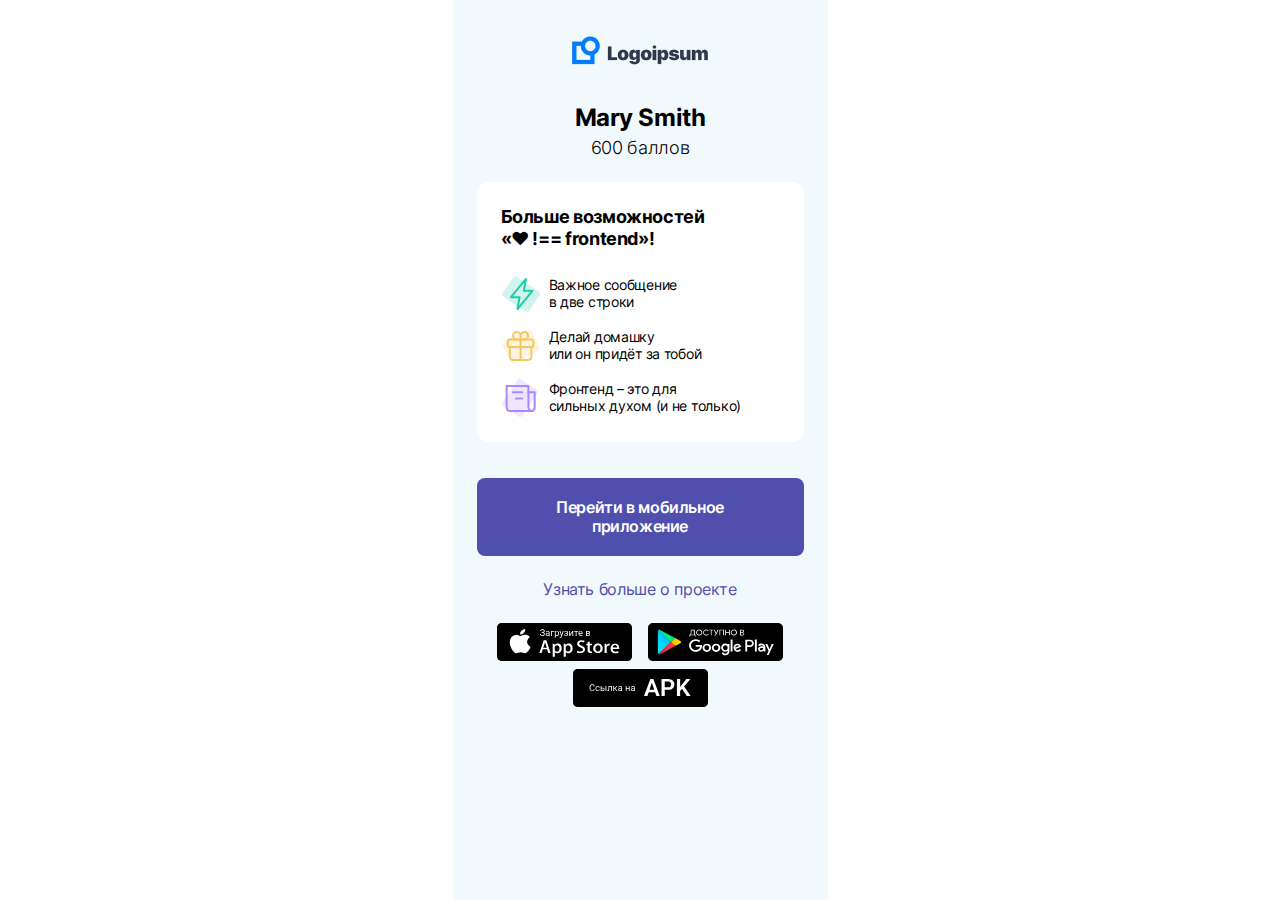
<file: index.html>
<!DOCTYPE html>
<html lang="en">
<head>
    <meta charset="UTF-8">
    <meta name="viewport" content="height=device-height, width=device-width,
        initial-scale=1.0, minimum-scale=1.0, maximum-scale=1.0">
    <title>Mini App</title>

    <link rel="stylesheet" href="static/css/reset.css">
    <link rel="stylesheet" href="static/css/main.css">
    <link rel="stylesheet" href="static/css/index.css">
</head>
<body>
<div class="body-container">
    <header class="logo">
        <img src="static/img/logo.png" alt="Logoipsum" class="logo__img">
    </header>
    <main class="main-content">
        <section class="head-titles">
            <h1 class="title">Mary Smith</h1>
            <h2 class="title title--h2-light">600 баллов</h2>
        </section>
        <div class="card-content">
            <section class="opportunities">
                <p class="opportunities__text">Больше возможностей<br>«❤ !== frontend»!</p>
                <ul class="opportunities__list">
                    <li class="item">
                        <img src="static/img/list-green.svg" alt="&bull;">
                        <p class="item__text">
                            Важное сообщение<br>в две строки
                        </p>
                    </li>
                    <li class="item">
                        <img src="static/img/list-yellow.svg" alt="&bull;">
                        <p class="item__text">
                            Делай домашку<br>или он придёт за тобой
                        </p>
                    </li>
                    <li class="item">
                        <img src="static/img/list-purple.svg" alt="&bull;">
                        <p class="item__text">
                            Фронтенд – это для<br>сильных духом (и не только)
                        </p>
                    </li>
                </ul>
            </section>
            <a class="button button--filled-blue" href="https://google.com">Перейти в мобильное приложение</a>
        </div>
        <a class="button button--text" href="https://google.com">Узнать больше о проекте</a>
        <section class="app-buttons">
            <a class="app-buttons__link" href="https://google.com">
                <img src="static/img/Appstore.svg" alt="Загрузите в AppStore">
            </a>
            <a class="app-buttons__link" href="https://google.com">
                <img src="static/img/GooglePlay.svg" alt="Доступно в GooglePlay">
            </a>
            <a class="app-buttons__link" href="https://google.com">
                <img src="static/img/Apk.svg" alt="Ссылка на APK">
            </a>
        </section>
    </main>
</div>
</body>
</html>
</file>
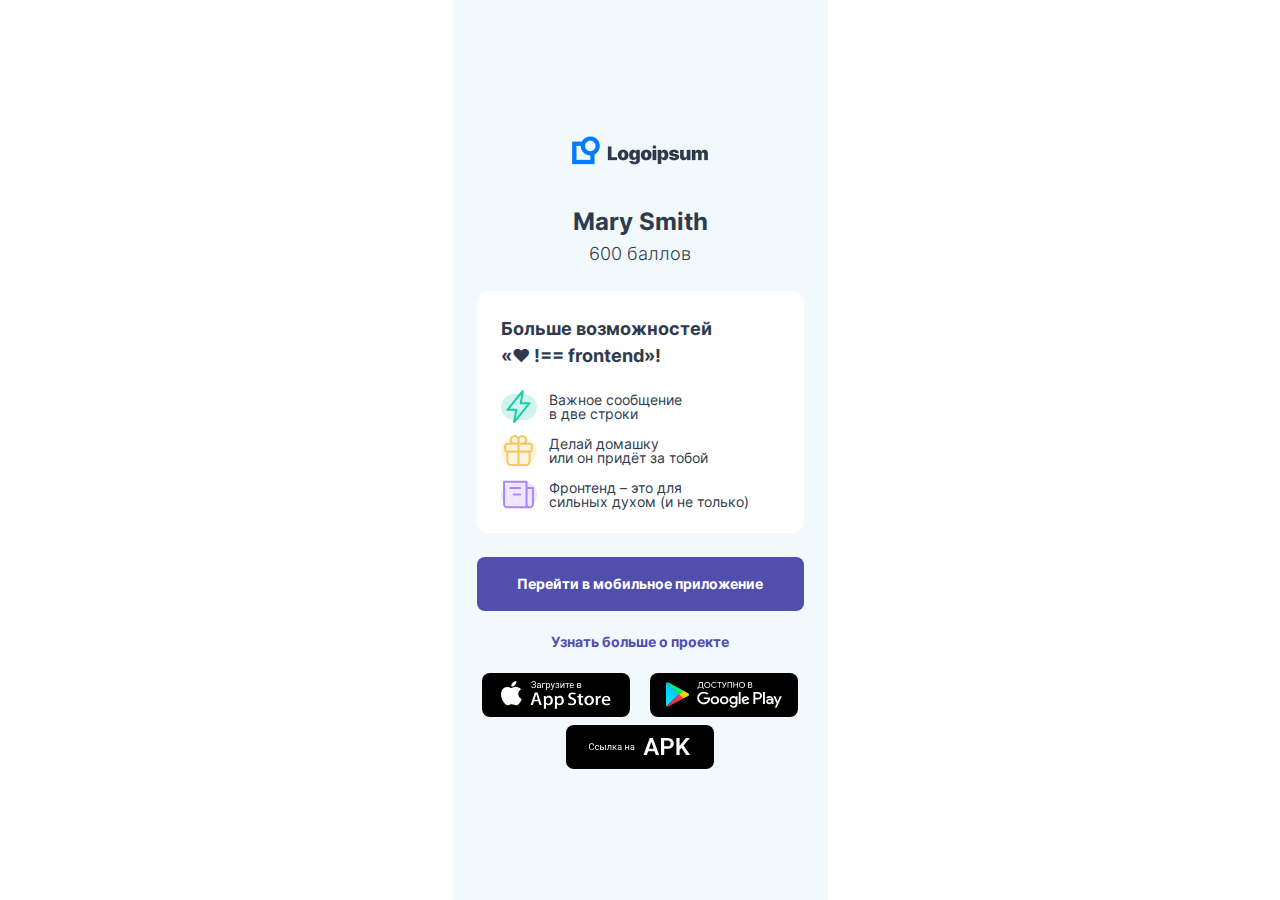
<file: 1-html-css/index.html>
<!DOCTYPE html>
<html lang="en">
<head>
    <meta charset="UTF-8">
    <meta name="viewport" content="height=device-height, width=device-width,
        initial-scale=1.0, minimum-scale=1.0, maximum-scale=1.0">
    <title>Mini App</title>

    <link rel="stylesheet" href="static/css/reset.css">
    <link rel="stylesheet" href="static/css/main.css">
    <link rel="stylesheet" href="static/css/index.css">
</head>
<body>
<div class="main">
    <section class="logo">
        <img src="static/img/logo.png" alt="Logoipsum" class="logo__img">
    </section>
    <section class="content">
        <section class="content_head">
            <h1 class="h1">Mary Smith</h1>
            <p class="subtitle_light">600 баллов</p>
        </section>
        <section class="content_opportunities">
            <p class="opportunities__title">Больше возможностей<br>«❤ !== frontend»!</p>
            <ul class="opportunities__list">
                <li class="item">
                    <div class="item__img img_green">
                        <img src="static/img/list-green.svg" alt="&bull;">
                    </div>
                    <p class="item__text">
                        Важное сообщение<br>в две строки
                    </p>
                </li>
                <li class="item">
                    <div class="item__img img_yellow">
                        <img src="static/img/list-yellow.svg" alt="&bull;">
                    </div>
                    <p class="item__text">
                        Делай домашку<br>или он придёт за тобой
                    </p>
                </li>
                <li class="item">
                    <div class="item__img img_purple">
                        <img src="static/img/list-purple.svg" alt="&bull;">
                    </div>
                    <p class="item__text">
                        Фронтенд – это для<br>сильных духом (и не только)
                    </p>
                </li>
            </ul>
        </section>
        <div class="button button_filled_blue">
            <a href="https://google.com">Перейти в мобильное приложение</a>
        </div>
        <div class="button button_text">
            <a href="https://google.com">Узнать больше о проекте</a>
        </div>
        <section class="app_buttons">
            <div class="button button_filled_black">
                <a href="https://google.com">
                    <img src="static/img/Appstore.svg" alt="Загрузите в AppStore">
                </a>
            </div>
            <div class="button button_filled_black">
                <a href="https://google.com">
                    <img src="static/img/GooglePlay.svg" alt="Доступно в GooglePlay">
                </a>
            </div>
            <div class="button button_filled_black">
                <a href="https://google.com">
                    <img src="static/img/Apk.svg" alt="Ссылка на APK">
                </a>
            </div>
        </section>
    </section>
</div>
</body>
</html>
</file>
<file: static/css/main.css>
@font-face {
    font-family: 'Inter';
    src: url('../font/Inter-Bold.ttf');
    font-weight: 700;
}

@font-face {
    font-family: 'Inter';
    src: url('../font/Inter-SemiBold.ttf');
    font-weight: 600;
}

@font-face {
    font-family: 'Inter';
    src: url('../font/Inter-Regular.ttf');
    font-weight: 400;
}

@font-face {
    font-family: 'Inter';
    src: url('../font/Inter-Light.ttf');
    font-weight: 300;
}

body {
    font-family: 'Inter', sans-serif;
}

.title {
    text-align: center;
    line-height: 120%;
}

h1 {
    font-size: 24px;
    font-weight: 700;
    letter-spacing: -0.48px;
}

.title--h2-light {
    font-size: 18px;
    font-weight: 300;
    letter-spacing: -0.36px;
}

.button {
    border-radius: 8px;
    font-size: 16px;
    letter-spacing: -0.38px;
    line-height: 120%;

    display: flex;
    justify-content: center;
    align-items: center;
    text-align: center;
}

.button--filled-blue {
    padding: 20px 30px;
    color: white;
    background-color: #514FAE;
    font-weight: 600;

    transition: ease background-color 300ms;
}

.button--filled-blue:hover {
    background-color: #413F8B;
}

.button--text {
    color: #514FAE;
    font-weight: 400;
}

.button--text:hover {
    color: #413F8B;
}
</file>
<file: static/css/index.css>
.body-container {
    max-width: 375px;
    min-height: 100vh;
    margin: 0 auto;
    padding: 32px 24px;

    background-color: #F1F9FD;

    display: flex;
    flex-direction: column;
    gap: 32px;
}


.logo {
    display: flex;
    justify-content: center;
}

.logo__img {
    max-width: 100%;
}


.main-content {
    display: flex;
    flex-direction: column;
    gap: 24px;
}

.head-titles {
    display: flex;
    flex-direction: column;
    justify-content: center;
    gap: 4px;
}

.card-content {
    display: flex;
    flex-direction: column;
    gap: 36px;
}

.opportunities {
    padding: 24px;
    display: flex;
    flex-direction: column;
    gap: 24px;

    background-color: white;
    border-radius: 12px;
}


.opportunities__text {
    font-size: 18px;
    font-weight: 700;
    line-height: 120%;
    letter-spacing: -0.36px;
}

.opportunities__list {
    display: flex;
    flex-direction: column;
    gap: 12px;
}

.opportunities__list .item {
    display: flex;
    flex-direction: row;
    gap: 8px;
    align-items: center;
}

.item__text {
    width: 100%;
    font-size: 14px;
    line-height: 120%;
    letter-spacing: -0.28px;
}


.app-buttons {
    display: flex;
    justify-content: center;
    flex-wrap: wrap;
    gap: 8px 16px;
}
</file>
<file: 1-html-css/static/css/main.css>
@font-face {
    font-family: 'Inter';
    src: url('../font/Inter-Bold.ttf');
    font-weight: 700;
}

@font-face {
    font-family: 'Inter';
    src: url('../font/Inter-Regular.ttf');
    font-weight: 400;
}

@font-face {
    font-family: 'Inter';
    src: url('../font/Inter-Light.ttf');
    font-weight: 300;
}

body {
    font-family: 'Inter', sans-serif;
    color: #2F3B4C
}

.h1 {
    font-size: 24px;
    font-weight: 700;
    text-align: center;
    line-height: 1.5em;
}

.subtitle_light {
    font-size: 18px;
    font-weight: 300;
    text-align: center;
    line-height: 1.5em;
}

.button a {
    border-radius: 8px;
    display: flex;
    justify-content: center;
    align-items: center;
}

.button_filled_blue a {
    padding: 20px 24px;
    color: white;
    background-color: #514FAE;
    font-weight: 700;

    transition: ease background-color 300ms;
}

.button_filled_blue a:hover {
    background-color: #413F8B;
}

.app_buttons .button_filled_black {
    flex: 0 0 148px;
}

.button_filled_black a {
    padding: 8px 16px;
    color: white;
    background-color: black;
    font-weight: 700;
    min-height: 44px;
}

.button_text a {
    color: #514FAE;
    font-weight: 700;
}

.button_text a:hover {
    color: #413F8B;
}
</file>
<file: 1-html-css/static/css/index.css>
.main {
    max-width: 375px;
    min-height: 100vh;
    margin: 0 auto;
    padding: 32px 24px;

    background-color: #F1F9FD;

    display: flex;
    flex-direction: column;
    gap: 32px;
    justify-content: center;
}


.logo {
    display: flex;
    justify-content: center;
}

.logo__img {
    max-width: 100%;
}


.content {
    display: flex;
    flex-direction: column;
    gap: 24px;
}

.content_head {
    display: flex;
    flex-direction: column;
    justify-content: center;
}

.content_opportunities {
    padding: 24px;
    display: flex;
    flex-direction: column;
    gap: 24px;

    background-color: white;
    border-radius: 12px;
}


.opportunities__title {
    font-size: 18px;
    font-weight: 700;
    line-height: 1.5em;
}

.opportunities__list {
    display: flex;
    flex-direction: column;
    gap: 16px;
}

.opportunities__list .item {
    display: flex;
    flex-direction: row;
    gap: 12px;
    align-items: center;
}


.item__img {
    border-radius: 20px;
    overflow: visible;
    height: 26px;
    width: 36px;

    display: flex;
    justify-content: center;
    align-items: center;
}

.item__img img {
    min-height: 33px;
    min-width: 33px;
}

.img_green {
    background-color: #D1F5EE;
}

.img_purple {
    background-color: #EEE7FF;
}

.img_yellow {
    background-color: #FDF4DF;
}


.app_buttons {
    display: flex;
    justify-content: space-around;
    flex-wrap: wrap;
    gap: 8px;
}
</file>
